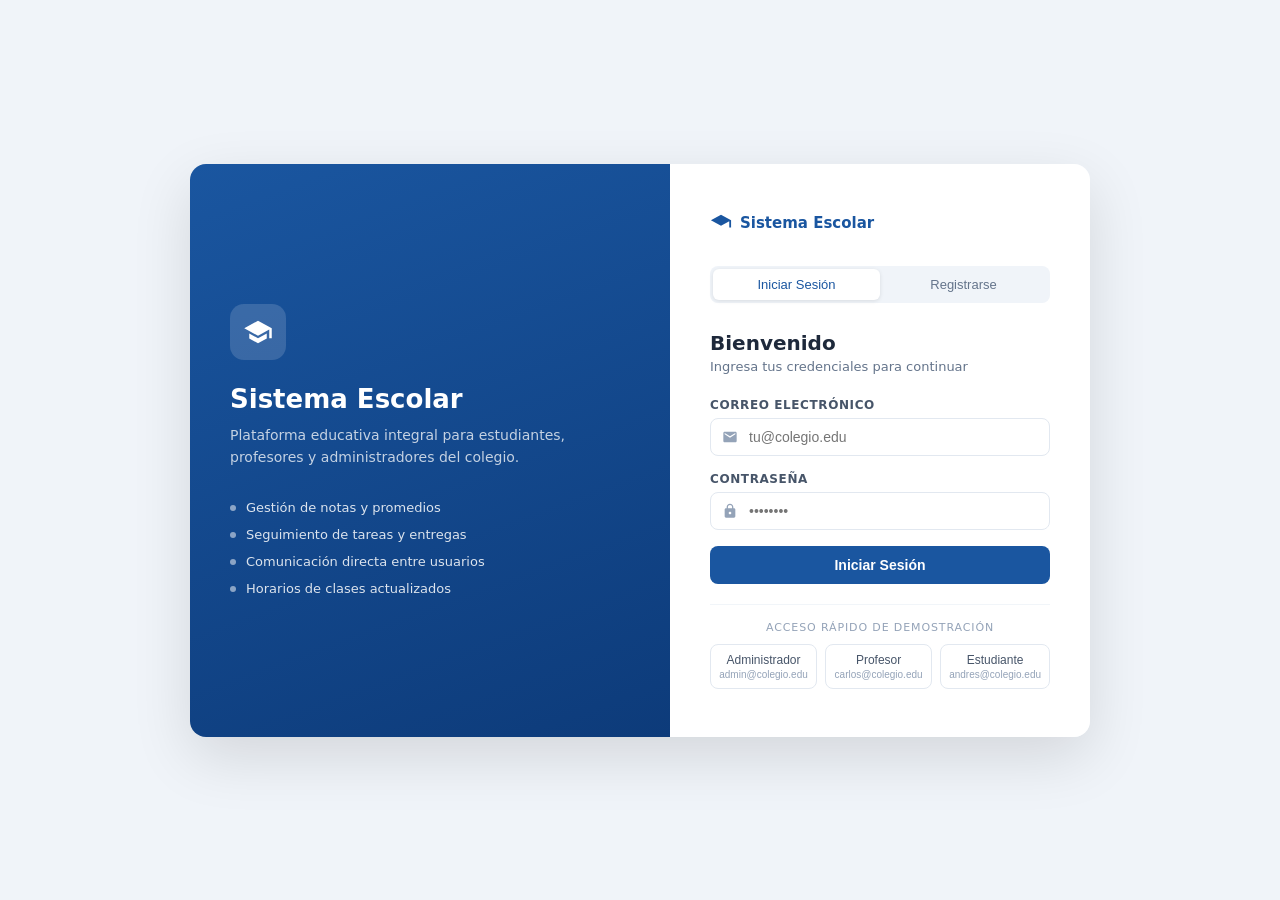
<file: frontend/index.html>
<!DOCTYPE html>
<html lang="es">
<head>
  <meta charset="UTF-8">
  <meta name="viewport" content="width=device-width, initial-scale=1.0">
  <title>Sistema Escolar</title>
  <style>
    * { margin: 0; padding: 0; box-sizing: border-box; }

    body {
      font-family: 'Segoe UI', system-ui, sans-serif;
      background: #f0f4f9;
      min-height: 100vh;
      display: flex;
      align-items: center;
      justify-content: center;
    }

    .login-wrapper {
      display: flex;
      width: 900px;
      min-height: 560px;
      border-radius: 16px;
      overflow: hidden;
      box-shadow: 0 20px 60px rgba(0,0,0,0.12);
    }

    /* PANEL IZQUIERDO AZUL */
    .login-brand {
      flex: 1;
      background: linear-gradient(160deg, #1a56a0 0%, #0d3b7a 100%);
      padding: 48px 40px;
      display: flex;
      flex-direction: column;
      justify-content: center;
      color: white;
    }

    .brand-icon {
      width: 56px;
      height: 56px;
      background: rgba(255,255,255,0.15);
      border-radius: 14px;
      display: flex;
      align-items: center;
      justify-content: center;
      margin-bottom: 24px;
    }

    .brand-icon svg {
      width: 30px;
      height: 30px;
      fill: white;
    }

    .login-brand h1 {
      font-size: 26px;
      font-weight: 600;
      margin-bottom: 10px;
    }

    .login-brand p {
      font-size: 14px;
      opacity: 0.75;
      line-height: 1.6;
      margin-bottom: 32px;
    }

    .feature-list {
      display: flex;
      flex-direction: column;
      gap: 12px;
    }

    .feature-item {
      display: flex;
      align-items: center;
      gap: 10px;
      font-size: 13px;
      opacity: 0.85;
    }

    .feature-dot {
      width: 6px;
      height: 6px;
      background: rgba(255,255,255,0.6);
      border-radius: 50%;
      flex-shrink: 0;
    }

    /* PANEL DERECHO BLANCO */
    .login-form-panel {
      flex: 0 0 420px;
      background: white;
      padding: 48px 40px;
      display: flex;
      flex-direction: column;
      justify-content: center;
    }

    .form-logo {
      display: flex;
      align-items: center;
      gap: 8px;
      margin-bottom: 32px;
    }

    .form-logo svg {
      width: 22px;
      height: 22px;
      fill: #1a56a0;
    }

    .form-logo span {
      font-size: 15px;
      font-weight: 600;
      color: #1a56a0;
    }

    .tabs {
      display: flex;
      background: #f0f4f9;
      border-radius: 8px;
      padding: 3px;
      margin-bottom: 28px;
    }

    .tab-btn {
      flex: 1;
      padding: 8px;
      border: none;
      background: transparent;
      border-radius: 6px;
      font-size: 13px;
      font-weight: 500;
      color: #64748b;
      cursor: pointer;
      transition: all 0.2s;
    }

    .tab-btn.active {
      background: white;
      color: #1a56a0;
      box-shadow: 0 1px 4px rgba(0,0,0,0.1);
    }

    .tab-content { display: none; }
    .tab-content.active { display: block; }

    h2 {
      font-size: 20px;
      font-weight: 600;
      color: #1e293b;
      margin-bottom: 4px;
    }

    .subtitle {
      font-size: 13px;
      color: #64748b;
      margin-bottom: 24px;
    }

    .form-group {
      margin-bottom: 16px;
    }

    .form-group label {
      display: block;
      font-size: 12px;
      font-weight: 600;
      color: #475569;
      margin-bottom: 6px;
      text-transform: uppercase;
      letter-spacing: 0.05em;
    }

    .input-wrap {
      position: relative;
    }

    .input-wrap svg {
      position: absolute;
      left: 12px;
      top: 50%;
      transform: translateY(-50%);
      width: 16px;
      height: 16px;
      fill: #94a3b8;
    }

    .form-group input,
    .form-group select {
      width: 100%;
      padding: 10px 12px 10px 38px;
      border: 1.5px solid #e2e8f0;
      border-radius: 8px;
      font-size: 14px;
      color: #1e293b;
      background: white;
      outline: none;
      transition: border-color 0.2s;
    }

    .form-group input:focus,
    .form-group select:focus {
      border-color: #1a56a0;
      box-shadow: 0 0 0 3px rgba(26,86,160,0.1);
    }

    .form-group select {
      padding-left: 12px;
    }

    .btn-login {
      width: 100%;
      padding: 11px;
      background: #1a56a0;
      color: white;
      border: none;
      border-radius: 8px;
      font-size: 14px;
      font-weight: 600;
      cursor: pointer;
      transition: background 0.2s;
      margin-bottom: 20px;
    }

    .btn-login:hover { background: #0d3b7a; }

    .alert {
      padding: 10px 14px;
      border-radius: 8px;
      font-size: 13px;
      margin-bottom: 16px;
    }

    .alert-error {
      background: #fef2f2;
      border: 1px solid #fecaca;
      color: #b91c1c;
    }

    .alert-success {
      background: #f0fdf4;
      border: 1px solid #bbf7d0;
      color: #166534;
    }

    .hidden { display: none !important; }

    .demo-section {
      border-top: 1px solid #f1f5f9;
      padding-top: 16px;
    }

    .demo-label {
      font-size: 11px;
      color: #94a3b8;
      text-align: center;
      margin-bottom: 10px;
      text-transform: uppercase;
      letter-spacing: 0.08em;
    }

    .demo-btns {
      display: flex;
      gap: 8px;
    }

    .btn-demo {
      flex: 1;
      padding: 8px;
      border: 1.5px solid #e2e8f0;
      border-radius: 8px;
      background: white;
      font-size: 12px;
      font-weight: 500;
      color: #475569;
      cursor: pointer;
      transition: all 0.2s;
      text-align: center;
    }

    .btn-demo:hover {
      border-color: #1a56a0;
      color: #1a56a0;
      background: #f0f4f9;
    }

    .role-badge {
      display: block;
      font-size: 10px;
      color: #94a3b8;
      margin-top: 2px;
    }

    @media (max-width: 768px) {
      .login-brand { display: none; }
      .login-wrapper { width: 100%; min-height: 100vh; border-radius: 0; }
      .login-form-panel { flex: 1; }
    }
  </style>
</head>
<body>

<div class="login-wrapper">

  <!-- PANEL IZQUIERDO -->
  <div class="login-brand">
    <div class="brand-icon">
      <svg viewBox="0 0 24 24"><path d="M12 3L1 9l11 6 9-4.91V17h2V9L12 3zM5 13.18v4L12 21l7-3.82v-4L12 17l-7-3.82z"/></svg>
    </div>
    <h1>Sistema Escolar</h1>
    <p>Plataforma educativa integral para estudiantes, profesores y administradores del colegio.</p>
    <div class="feature-list">
      <div class="feature-item"><div class="feature-dot"></div>Gestión de notas y promedios</div>
      <div class="feature-item"><div class="feature-dot"></div>Seguimiento de tareas y entregas</div>
      <div class="feature-item"><div class="feature-dot"></div>Comunicación directa entre usuarios</div>
      <div class="feature-item"><div class="feature-dot"></div>Horarios de clases actualizados</div>
    </div>
  </div>

  <!-- PANEL DERECHO -->
  <div class="login-form-panel">

    <div class="form-logo">
      <svg viewBox="0 0 24 24"><path d="M12 3L1 9l11 6 9-4.91V17h2V9L12 3z"/></svg>
      <span>Sistema Escolar</span>
    </div>

    <div class="tabs">
      <button class="tab-btn active" onclick="mostrarTab('login', this)">Iniciar Sesión</button>
      <button class="tab-btn" onclick="mostrarTab('registro', this)">Registrarse</button>
    </div>

    <!-- LOGIN -->
    <div id="tab-login" class="tab-content active">
      <h2>Bienvenido</h2>
      <p class="subtitle">Ingresa tus credenciales para continuar</p>

      <div id="login-error" class="alert alert-error hidden"></div>

      <form onsubmit="handleLogin(event)">
        <div class="form-group">
          <label>Correo electrónico</label>
          <div class="input-wrap">
            <svg viewBox="0 0 24 24"><path d="M20 4H4c-1.1 0-2 .9-2 2v12c0 1.1.9 2 2 2h16c1.1 0 2-.9 2-2V6c0-1.1-.9-2-2-2zm0 4l-8 5-8-5V6l8 5 8-5v2z"/></svg>
            <input type="email" id="login-email" placeholder="tu@colegio.edu" required>
          </div>
        </div>
        <div class="form-group">
          <label>Contraseña</label>
          <div class="input-wrap">
            <svg viewBox="0 0 24 24"><path d="M18 8h-1V6c0-2.76-2.24-5-5-5S7 3.24 7 6v2H6c-1.1 0-2 .9-2 2v10c0 1.1.9 2 2 2h12c1.1 0 2-.9 2-2V10c0-1.1-.9-2-2-2zm-6 9c-1.1 0-2-.9-2-2s.9-2 2-2 2 .9 2 2-.9 2-2 2zm3.1-9H8.9V6c0-1.71 1.39-3.1 3.1-3.1 1.71 0 3.1 1.39 3.1 3.1v2z"/></svg>
            <input type="password" id="login-password" placeholder="••••••••" required>
          </div>
        </div>
        <button type="submit" class="btn-login" id="btn-login">
          Iniciar Sesión
        </button>
      </form>

      <div class="demo-section">
        <div class="demo-label">Acceso rápido de demostración</div>
        <div class="demo-btns">
          <button class="btn-demo" onclick="loginDemo('admin')">
            Administrador
            <span class="role-badge">admin@colegio.edu</span>
          </button>
          <button class="btn-demo" onclick="loginDemo('profesor')">
            Profesor
            <span class="role-badge">carlos@colegio.edu</span>
          </button>
          <button class="btn-demo" onclick="loginDemo('estudiante')">
            Estudiante
            <span class="role-badge">andres@colegio.edu</span>
          </button>
        </div>
      </div>
    </div>

    <!-- REGISTRO -->
    <div id="tab-registro" class="tab-content">
      <h2>Crear cuenta</h2>
      <p class="subtitle">Completa el formulario para registrarte</p>

      <div id="registro-error" class="alert alert-error hidden"></div>
      <div id="registro-success" class="alert alert-success hidden"></div>

      <form onsubmit="handleRegistro(event)">
        <div class="form-group">
          <label>Nombre completo</label>
          <div class="input-wrap">
            <svg viewBox="0 0 24 24"><path d="M12 12c2.21 0 4-1.79 4-4s-1.79-4-4-4-4 1.79-4 4 1.79 4 4 4zm0 2c-2.67 0-8 1.34-8 4v2h16v-2c0-2.66-5.33-4-8-4z"/></svg>
            <input type="text" id="reg-nombre" placeholder="Juan Pérez" required>
          </div>
        </div>
        <div class="form-group">
          <label>Correo electrónico</label>
          <div class="input-wrap">
            <svg viewBox="0 0 24 24"><path d="M20 4H4c-1.1 0-2 .9-2 2v12c0 1.1.9 2 2 2h16c1.1 0 2-.9 2-2V6c0-1.1-.9-2-2-2zm0 4l-8 5-8-5V6l8 5 8-5v2z"/></svg>
            <input type="email" id="reg-email" placeholder="juan@colegio.edu" required>
          </div>
        </div>
        <div class="form-group">
          <label>Contraseña</label>
          <div class="input-wrap">
            <svg viewBox="0 0 24 24"><path d="M18 8h-1V6c0-2.76-2.24-5-5-5S7 3.24 7 6v2H6c-1.1 0-2 .9-2 2v10c0 1.1.9 2 2 2h12c1.1 0 2-.9 2-2V10c0-1.1-.9-2-2-2z"/></svg>
            <input type="password" id="reg-password" placeholder="Mínimo 6 caracteres" required minlength="6">
          </div>
        </div>
        <div class="form-group">
          <label>Tipo de usuario</label>
          <select id="reg-rol" required>
            <option value="">Selecciona tu rol...</option>
            <option value="estudiante">Estudiante</option>
            <option value="profesor">Profesor</option>
          </select>
        </div>
        <button type="submit" class="btn-login">Crear Cuenta</button>
      </form>
    </div>

  </div>
</div>

<script>
const API = 'http://localhost:3000/api';

function mostrarTab(tab, btn) {
  document.querySelectorAll('.tab-btn').forEach(b => b.classList.remove('active'));
  document.querySelectorAll('.tab-content').forEach(t => t.classList.remove('active'));
  document.getElementById('tab-' + tab).classList.add('active');
  btn.classList.add('active');
}

async function handleLogin(event) {
  event.preventDefault();
  const email = document.getElementById('login-email').value;
  const password = document.getElementById('login-password').value;
  const errorDiv = document.getElementById('login-error');
  const btn = document.getElementById('btn-login');

  errorDiv.classList.add('hidden');
  btn.textContent = 'Verificando...';
  btn.disabled = true;

  try {
    const res = await fetch(API + '/auth/login', {
      method: 'POST',
      headers: { 'Content-Type': 'application/json' },
      body: JSON.stringify({ email, contrasena: password })
    });

    const datos = await res.json();

    if (!res.ok) {
      errorDiv.textContent = datos.error || 'Error al iniciar sesión';
      errorDiv.classList.remove('hidden');
      return;
    }

    localStorage.setItem('token', datos.token);
    localStorage.setItem('usuario', JSON.stringify(datos.usuario));
    window.location.href = 'dashboard.html';

  } catch (error) {
    errorDiv.textContent = 'Error de conexión. Verifica que el servidor esté corriendo.';
    errorDiv.classList.remove('hidden');
  } finally {
    btn.textContent = 'Iniciar Sesión';
    btn.disabled = false;
  }
}

async function handleRegistro(event) {
  event.preventDefault();
  const nombre = document.getElementById('reg-nombre').value;
  const email = document.getElementById('reg-email').value;
  const contrasena = document.getElementById('reg-password').value;
  const rol = document.getElementById('reg-rol').value;
  const errorDiv = document.getElementById('registro-error');
  const successDiv = document.getElementById('registro-success');

  errorDiv.classList.add('hidden');
  successDiv.classList.add('hidden');

  try {
    const res = await fetch(API + '/auth/registro', {
      method: 'POST',
      headers: { 'Content-Type': 'application/json' },
      body: JSON.stringify({ nombre, email, contrasena, rol })
    });

    const datos = await res.json();

    if (!res.ok) {
      errorDiv.textContent = datos.error;
      errorDiv.classList.remove('hidden');
      return;
    }

    successDiv.textContent = '¡Cuenta creada! Ahora puedes iniciar sesión.';
    successDiv.classList.remove('hidden');
    event.target.reset();

  } catch (error) {
    errorDiv.textContent = 'Error de conexión';
    errorDiv.classList.remove('hidden');
  }
}

function loginDemo(rol) {
  const credenciales = {
    admin:      { email: 'admin@colegio.edu',  password: 'admin123' },
    profesor:   { email: 'carlos@colegio.edu', password: 'prof123'  },
    estudiante: { email: 'andres@colegio.edu', password: 'est123'   }
  };
  const c = credenciales[rol];
  document.getElementById('login-email').value    = c.email;
  document.getElementById('login-password').value = c.password;
}

if (localStorage.getItem('token')) {
  window.location.href = 'dashboard.html';
}
</script>

</body>
</html>
</file>
